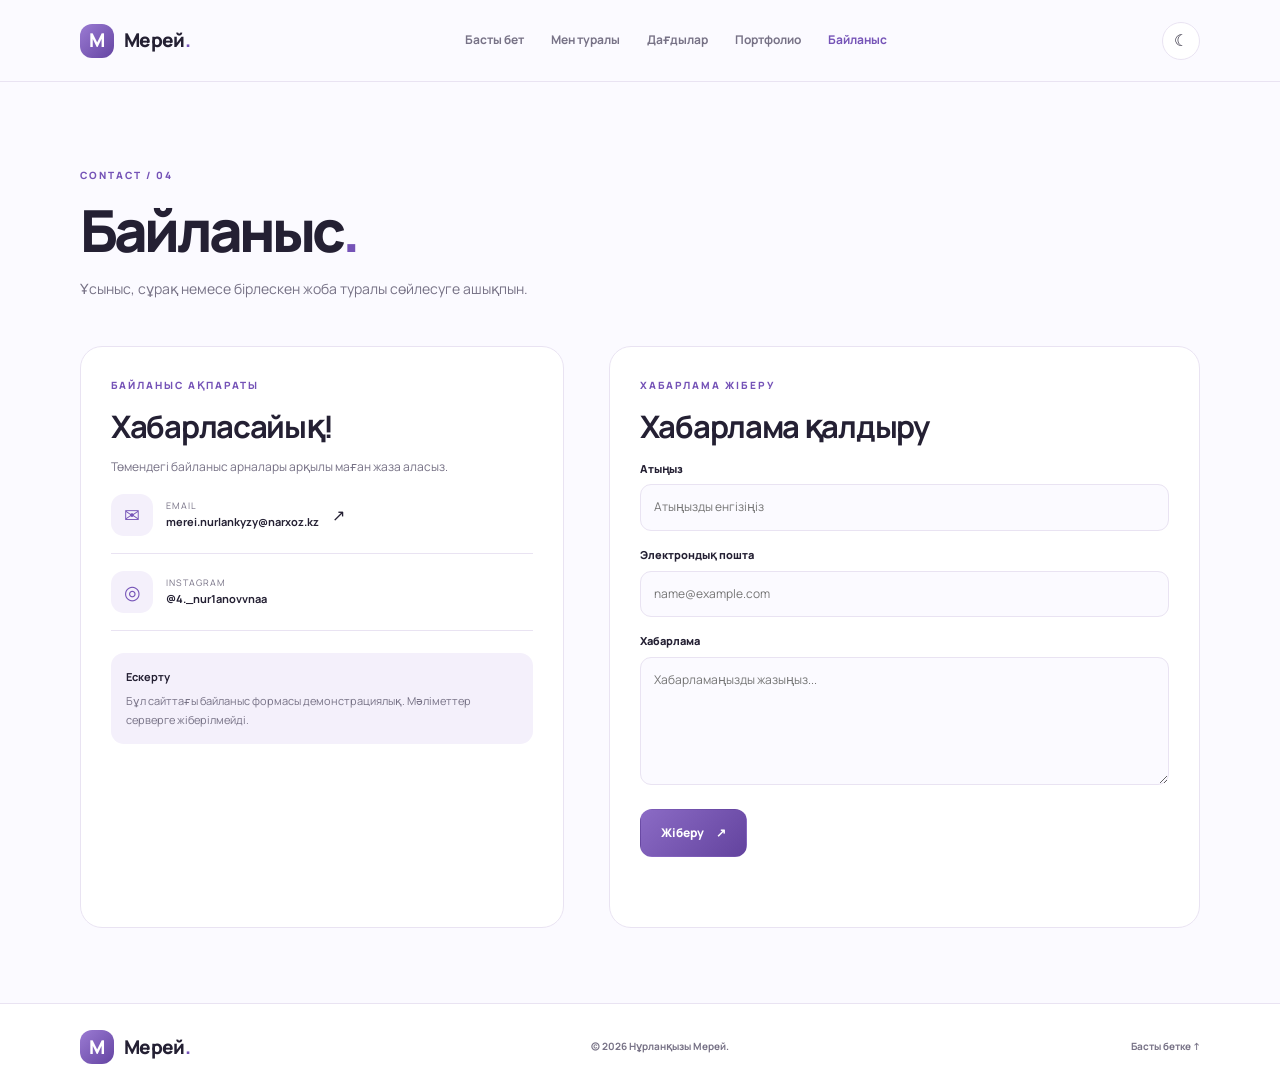
<file: contact.html>
<!DOCTYPE html>
<html lang="kk"><head><meta charset="UTF-8"><meta name="viewport" content="width=device-width, initial-scale=1.0"><title>Байланыс | Мерей</title><link rel="preconnect" href="https://fonts.googleapis.com"><link href="https://fonts.googleapis.com/css2?family=Manrope:wght@400;500;600;700;800&display=swap" rel="stylesheet"><link rel="stylesheet" href="style.css"><script src="script.js" defer></script></head>
<body>
<header class="site-header"><a class="brand" href="index.html"><span class="brand-mark">М</span><span>Мерей<span class="brand-dot">.</span></span></a><button class="menu-toggle" aria-label="Мәзірді ашу" aria-expanded="false">☰</button><nav class="nav"><a href="index.html">Басты бет</a><a href="about.html">Мен туралы</a><a href="skills.html">Дағдылар</a><a href="portfolio.html">Портфолио</a><a class="active" href="contact.html">Байланыс</a></nav><button class="theme-toggle" aria-label="Түсті режимді ауыстыру">☾</button></header>
<main class="container page-main">
  <section class="page-hero reveal"><p class="eyebrow">CONTACT / 04</p><h1>Байланыс<span class="gradient-text">.</span></h1><p>Ұсыныс, сұрақ немесе бірлескен жоба туралы сөйлесуге ашықпын.</p></section>
  <section class="contact-layout">
    <div class="contact-info reveal"><p class="eyebrow">БАЙЛАНЫС АҚПАРАТЫ</p><h2>Хабарласайық!</h2><p>Төмендегі байланыс арналары арқылы маған жаза аласыз.</p><a class="contact-link" href="mailto:merei.nurlankyzy@narxoz.kz"><span class="contact-icon">✉</span><span><small>EMAIL</small><b>merei.nurlankyzy@narxoz.kz</b></span><span>↗</span></a><div class="contact-link"><span class="contact-icon">◎</span><span><small>INSTAGRAM</small><b>@4._nur1anovvnaa</b></span></div><div class="contact-note"><b>Ескерту</b><p>Бұл сайттағы байланыс формасы демонстрациялық. Мәліметтер серверге жіберілмейді.</p></div></div>
    <form class="contact-form reveal" id="contactForm" novalidate><p class="eyebrow">ХАБАРЛАМА ЖІБЕРУ</p><h2>Хабарлама қалдыру</h2><label for="name">Атыңыз</label><input id="name" name="name" type="text" placeholder="Атыңызды енгізіңіз" required minlength="2"><label for="email">Электрондық пошта</label><input id="email" name="email" type="email" placeholder="name@example.com" required><label for="message">Хабарлама</label><textarea id="message" name="message" rows="5" placeholder="Хабарламаңызды жазыңыз..." required minlength="5"></textarea><button class="button button-primary" type="submit">Жіберу <span>↗</span></button><p class="form-feedback" id="formFeedback" role="status"></p></form>
  </section>
</main>
<footer class="site-footer"><div class="container footer-inner"><a class="brand" href="index.html"><span class="brand-mark">М</span><span>Мерей<span class="brand-dot">.</span></span></a><p>© <span class="year"></span> Нұрланқызы Мерей.</p><a href="index.html">Басты бетке ↑</a></div></footer></body></html>
</file>
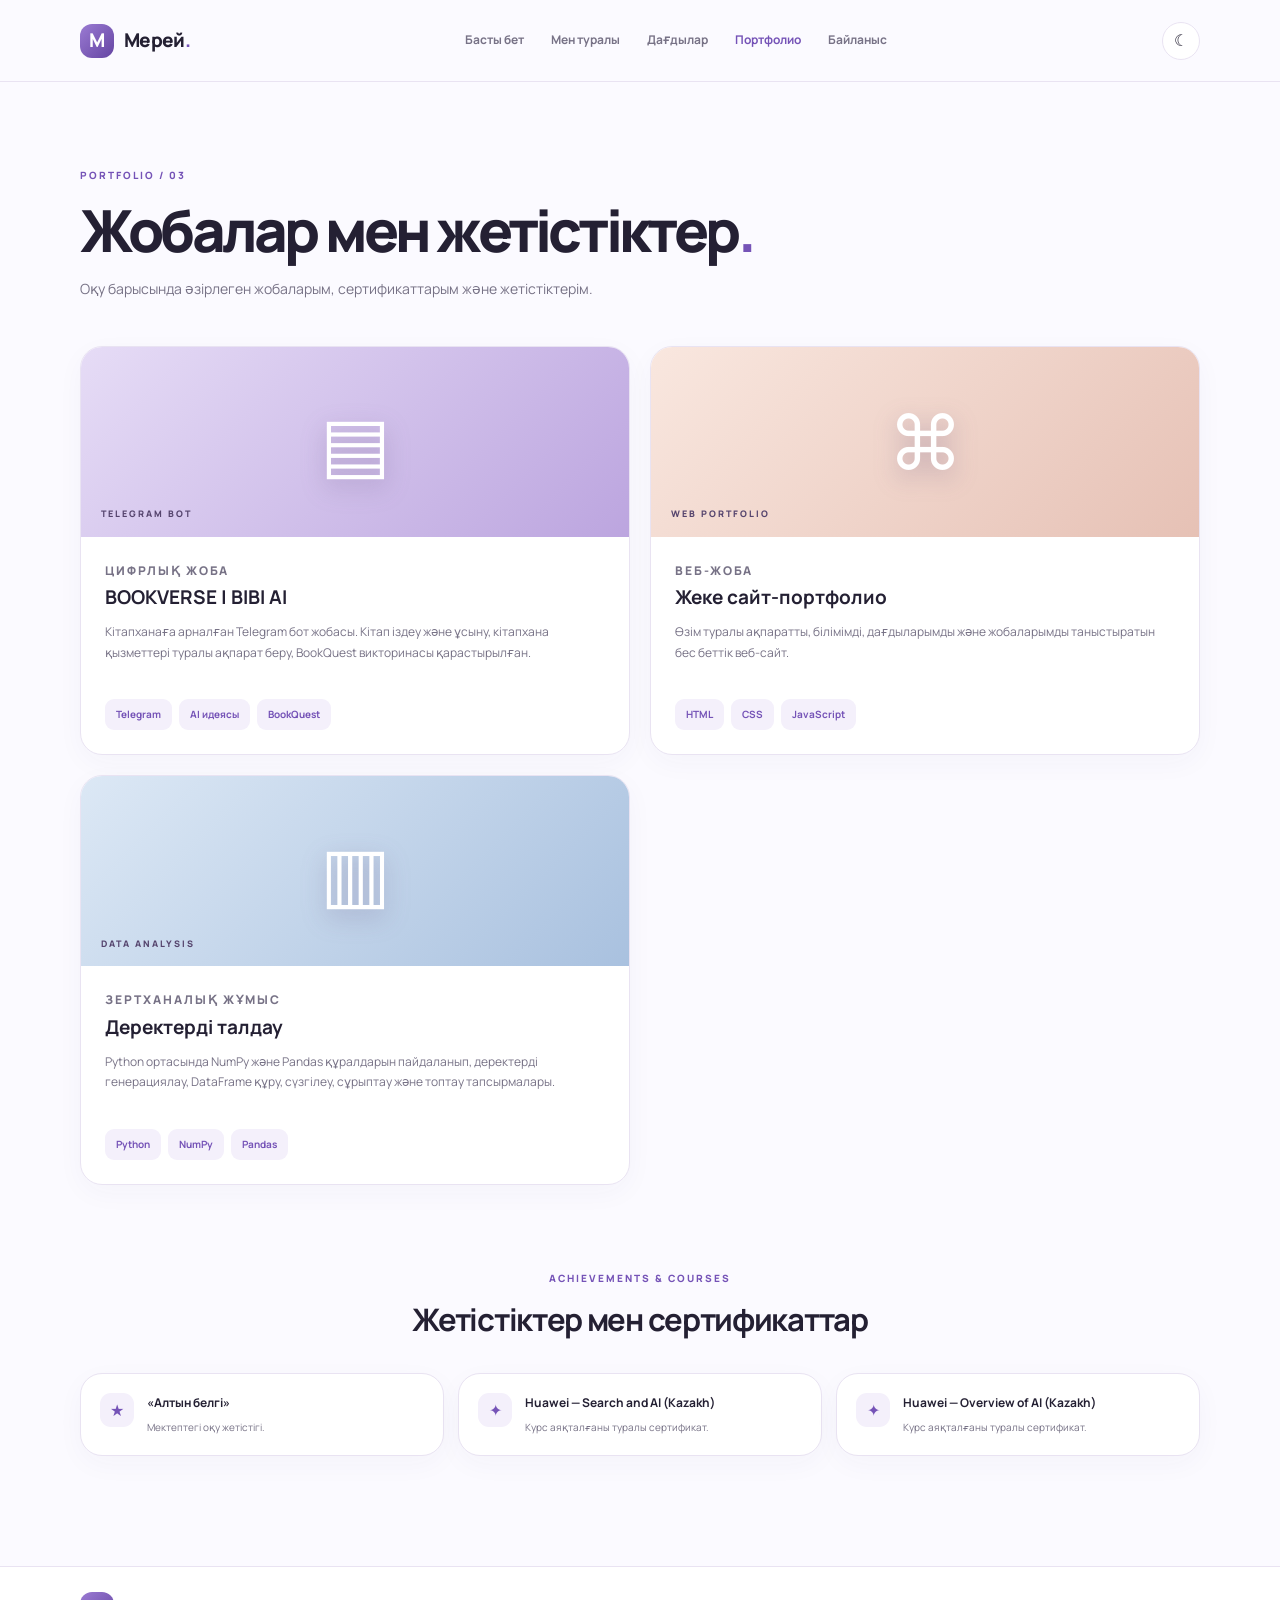
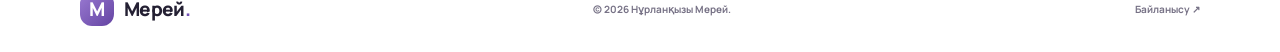
<file: portfolio.html>
<!DOCTYPE html>
<html lang="kk"><head><meta charset="UTF-8"><meta name="viewport" content="width=device-width, initial-scale=1.0"><title>Портфолио | Мерей</title><link rel="preconnect" href="https://fonts.googleapis.com"><link href="https://fonts.googleapis.com/css2?family=Manrope:wght@400;500;600;700;800&display=swap" rel="stylesheet"><link rel="stylesheet" href="style.css"><script src="script.js" defer></script></head>
<body>
<header class="site-header"><a class="brand" href="index.html"><span class="brand-mark">М</span><span>Мерей<span class="brand-dot">.</span></span></a><button class="menu-toggle" aria-label="Мәзірді ашу" aria-expanded="false">☰</button><nav class="nav"><a href="index.html">Басты бет</a><a href="about.html">Мен туралы</a><a href="skills.html">Дағдылар</a><a class="active" href="portfolio.html">Портфолио</a><a href="contact.html">Байланыс</a></nav><button class="theme-toggle" aria-label="Түсті режимді ауыстыру">☾</button></header>
<main class="container page-main">
  <section class="page-hero reveal"><p class="eyebrow">PORTFOLIO / 03</p><h1>Жобалар мен жетістіктер<span class="gradient-text">.</span></h1><p>Оқу барысында әзірлеген жобаларым, сертификаттарым және жетістіктерім.</p></section>
  <section class="project-grid">
    <article class="project-card reveal"><div class="project-visual project-purple"><span class="project-symbol">▤</span><span class="project-type">TELEGRAM BOT</span></div><div class="project-info"><p class="eyebrow">ЦИФРЛЫҚ ЖОБА</p><h2>BOOKVERSE | BIBI AI</h2><p>Кітапханаға арналған Telegram бот жобасы. Кітап іздеу және ұсыну, кітапхана қызметтері туралы ақпарат беру, BookQuest викторинасы қарастырылған.</p><div class="project-tags"><span>Telegram</span><span>AI идеясы</span><span>BookQuest</span></div></div></article>
    <article class="project-card reveal"><div class="project-visual project-peach"><span class="project-symbol">⌘</span><span class="project-type">WEB PORTFOLIO</span></div><div class="project-info"><p class="eyebrow">ВЕБ-ЖОБА</p><h2>Жеке сайт-портфолио</h2><p>Өзім туралы ақпаратты, білімімді, дағдыларымды және жобаларымды таныстыратын бес беттік веб-сайт.</p><div class="project-tags"><span>HTML</span><span>CSS</span><span>JavaScript</span></div></div></article>
    <article class="project-card reveal"><div class="project-visual project-blue"><span class="project-symbol">▥</span><span class="project-type">DATA ANALYSIS</span></div><div class="project-info"><p class="eyebrow">ЗЕРТХАНАЛЫҚ ЖҰМЫС</p><h2>Деректерді талдау</h2><p>Python ортасында NumPy және Pandas құралдарын пайдаланып, деректерді генерациялау, DataFrame құру, сүзгілеу, сұрыптау және топтау тапсырмалары.</p><div class="project-tags"><span>Python</span><span>NumPy</span><span>Pandas</span></div></div></article>
  </section>
  <section class="section"><div class="section-heading"><p class="eyebrow">ACHIEVEMENTS & COURSES</p><h2>Жетістіктер мен сертификаттар</h2></div><div class="credential-grid"><article class="credential-card"><span class="credential-icon">★</span><div><h3>«Алтын белгі»</h3><p>Мектептегі оқу жетістігі.</p></div></article><article class="credential-card"><span class="credential-icon">✦</span><div><h3>Huawei — Search and AI (Kazakh)</h3><p>Курс аяқталғаны туралы сертификат.</p></div></article><article class="credential-card"><span class="credential-icon">✦</span><div><h3>Huawei — Overview of AI (Kazakh)</h3><p>Курс аяқталғаны туралы сертификат.</p></div></article></div></section>
</main>
<footer class="site-footer"><div class="container footer-inner"><a class="brand" href="index.html"><span class="brand-mark">М</span><span>Мерей<span class="brand-dot">.</span></span></a><p>© <span class="year"></span> Нұрланқызы Мерей.</p><a href="contact.html">Байланысу ↗</a></div></footer></body></html>
</file>
<file: style.css>
/* Мерей Нұрланқызы — жеке сайт-портфолио */
:root{--bg:#fbfaff;--surface:#fff;--surface-2:#f4f0fb;--text:#242033;--muted:#777286;--primary:#7553b7;--primary-dark:#56368f;--line:#e9e3f2;--shadow:0 18px 55px rgba(73,48,112,.10);--radius:22px}
body.dark{--bg:#171421;--surface:#211d2d;--surface-2:#2b253a;--text:#f5f1fc;--muted:#b8afc7;--primary:#b59ae8;--primary-dark:#d2c1f3;--line:#3b334b;--shadow:0 18px 55px rgba(0,0,0,.25)}
*{box-sizing:border-box}html{scroll-behavior:smooth}body{margin:0;background:var(--bg);color:var(--text);font-family:'Manrope',Arial,sans-serif;line-height:1.7;transition:background .25s,color .25s}a{color:inherit;text-decoration:none}button,input,textarea{font:inherit}.container{width:min(1120px,calc(100% - 48px));margin-inline:auto}
.site-header{height:82px;padding:0 max(24px,calc((100% - 1120px)/2));display:flex;align-items:center;justify-content:space-between;gap:25px;background:color-mix(in srgb,var(--bg) 88%,transparent);backdrop-filter:blur(16px);position:sticky;top:0;z-index:20;border-bottom:1px solid var(--line)}
.brand{display:flex;align-items:center;gap:10px;font-size:19px;font-weight:800;letter-spacing:-.7px;white-space:nowrap}.brand-mark{display:grid;place-items:center;width:34px;height:34px;border-radius:12px;background:linear-gradient(135deg,#9b7bd3,#6444a2);color:white}.brand-dot,.gradient-text{color:var(--primary)}
.nav{display:flex;align-items:center;gap:27px}.nav a{font-size:12px;font-weight:700;color:var(--muted);transition:color .2s}.nav a:hover,.nav a.active{color:var(--primary)}.theme-toggle,.menu-toggle{border:1px solid var(--line);background:var(--surface);color:var(--text);width:38px;height:38px;border-radius:50%;cursor:pointer}.menu-toggle{display:none}
.hero{min-height:610px;display:grid;grid-template-columns:1.1fr .9fr;align-items:center;gap:45px;padding-top:65px;padding-bottom:70px}.eyebrow{font-size:10px;letter-spacing:2px;font-weight:800;color:var(--primary);margin:0 0 14px}.eyebrow-line{display:inline-block;width:28px;height:1px;background:var(--primary);vertical-align:middle;margin-right:8px}.hero h1,.page-hero h1{font-size:clamp(42px,6vw,70px);line-height:1.1;letter-spacing:-3.8px;margin:0 0 15px;font-weight:800}.hero h2{font-size:20px;margin:0 0 18px;font-weight:700}.hero-description,.page-hero>p:last-child{max-width:590px;color:var(--muted);font-size:14px}.hero-actions{display:flex;gap:12px;flex-wrap:wrap;margin:28px 0}.button{display:inline-flex;align-items:center;justify-content:center;gap:12px;padding:13px 20px;border-radius:12px;font-size:12px;font-weight:800;border:1px solid transparent;cursor:pointer;transition:transform .2s,box-shadow .2s}.button:hover{transform:translateY(-3px);box-shadow:var(--shadow)}.button-primary{background:linear-gradient(135deg,#8b6bc5,#63439e);color:white}.button-secondary{border-color:var(--line);background:var(--surface);color:var(--text)}.hero-meta{display:flex;gap:22px;color:var(--muted);font-size:11px;font-weight:700}.status-dot{display:inline-block;width:7px;height:7px;background:#62b68c;border-radius:50%;margin-right:7px}
.hero-visual{display:flex;justify-content:center}.portrait-frame{width:min(390px,100%);height:440px;position:relative;display:grid;place-items:center}.portrait{position:relative;z-index:2;width:290px;height:365px;object-fit:cover;object-position:center 28%;border-radius:48% 48% 25px 25px;box-shadow:var(--shadow);border:8px solid var(--surface)}.portrait-orbit{position:absolute;border:1px solid #d9cbed;border-radius:50%;transform:rotate(-20deg)}.orbit-one{width:360px;height:390px}.orbit-two{width:410px;height:330px;transform:rotate(35deg);border-style:dashed}.floating-card{position:absolute;z-index:3;display:flex;align-items:center;gap:10px;padding:12px 15px;border-radius:14px;background:var(--surface);box-shadow:var(--shadow);font-size:10px;line-height:1.5}.floating-top{top:58px;right:0}.floating-bottom{bottom:45px;left:-4px}.floating-icon{font-size:25px;color:var(--primary)}.floating-card small{display:block;color:var(--muted)}.mini-avatar{width:30px;height:30px;border-radius:10px;background:var(--surface-2);display:grid;place-items:center;color:var(--primary);font-weight:800}
.intro-strip{border-block:1px solid var(--line);background:var(--surface)}.strip-grid{display:grid;grid-template-columns:repeat(4,1fr);padding:22px 0}.strip-grid div{display:flex;align-items:center;gap:13px;justify-content:center;border-right:1px solid var(--line)}.strip-grid div:last-child{border:0}.strip-grid strong{font-size:19px;color:var(--primary)}.strip-grid span{font-size:11px;font-weight:800}
.section{padding-top:85px;padding-bottom:35px}.section-heading{text-align:center;max-width:620px;margin:0 auto 35px}.section-heading h2,.avatar-copy h2,.about-content h2,.contact-info h2,.contact-form h2{font-size:31px;line-height:1.2;letter-spacing:-1.3px;margin:0 0 12px}.section-heading>p:last-child{font-size:13px;color:var(--muted)}
.feature-grid{display:grid;grid-template-columns:repeat(3,1fr);gap:17px}.feature-card,.skill-panel,.project-card,.credential-card{background:var(--surface);border:1px solid var(--line);border-radius:var(--radius);padding:25px;box-shadow:0 8px 28px rgba(70,50,100,.035);transition:transform .25s,box-shadow .25s}.feature-card:hover,.project-card:hover,.credential-card:hover{transform:translateY(-5px);box-shadow:var(--shadow)}.card-number{font-size:10px;color:var(--muted);font-weight:800}.feature-icon{width:44px;height:44px;border-radius:14px;background:var(--surface-2);display:grid;place-items:center;color:var(--primary);font-size:22px;margin:18px 0}.feature-card h3{font-size:16px;margin:0 0 8px}.feature-card p,.project-info p,.contact-info>p:not(.eyebrow){font-size:12px;color:var(--muted);margin:0}
.avatar-section{margin-top:70px;margin-bottom:90px;padding:35px;background:var(--surface-2);border:1px solid var(--line);border-radius:28px;display:grid;grid-template-columns:.8fr 1.2fr;gap:35px;align-items:center}.avatar-copy p:not(.eyebrow){font-size:12px;color:var(--muted)}.ai-label{display:inline-block;margin-top:10px;font-size:10px;font-weight:800;color:var(--primary)}.video-shell{background:#171421;padding:10px;border-radius:18px;box-shadow:var(--shadow)}.video-shell video{display:block;width:100%;max-height:360px;border-radius:12px;background:#171421}.video-fallback{color:#ddd;font-size:10px;text-align:center;margin:8px 0 2px}
.page-main{padding-top:65px;padding-bottom:75px}.page-hero{padding:20px 0 45px}.page-hero h1{font-size:clamp(40px,5vw,58px)}.page-hero>p:last-child{margin:0}
.about-layout{display:grid;grid-template-columns:.72fr 1.28fr;gap:55px;align-items:center}.about-photo{background:var(--surface-2);border-radius:28px;padding:16px;max-width:360px}.about-photo img{width:100%;display:block;border-radius:20px}.about-content>p:not(.eyebrow){font-size:13px;color:var(--muted)}.info-list{display:grid;grid-template-columns:1fr 1fr;gap:15px;margin:25px 0}.info-list div{padding:13px 15px;background:var(--surface-2);border-radius:12px}.info-list span,.info-list b{display:block}.info-list span{font-size:9px;color:var(--muted)}.info-list b{font-size:11px}
.skills-grid{display:grid;grid-template-columns:1fr 1fr;gap:18px}.skill-panel{padding:27px}.panel-heading{display:flex;align-items:center;gap:12px;margin-bottom:18px}.panel-heading .feature-icon{margin:0}.panel-heading .eyebrow{margin:0 0 3px;font-size:9px}.panel-heading h2{font-size:18px;margin:0}.clean-list{padding-left:18px;margin:0}.clean-list li{font-size:12px;padding:7px 0;color:var(--muted)}.clean-list li::marker{color:var(--primary)}.tool-list>div{display:flex;justify-content:space-between;gap:12px;padding:10px 0;border-bottom:1px solid var(--line);font-size:11px}.tool-list>div:last-child{border:0}.tool-list span{color:var(--muted);text-align:right}.tag-cloud{display:flex;flex-wrap:wrap;gap:9px}.tag-cloud span,.project-tags span{background:var(--surface-2);padding:7px 11px;border-radius:9px;font-size:10px;font-weight:700;color:var(--primary)}.muted-note{font-size:10px;color:var(--muted);margin-top:18px}.language-row{margin:18px 0}.language-row>div:first-child{display:flex;justify-content:space-between;font-size:11px}.language-row span{color:var(--muted)}.language-track{height:7px;border-radius:9px;background:var(--surface-2);margin-top:8px;overflow:hidden}.language-track i{display:block;height:100%;border-radius:9px;background:linear-gradient(90deg,#9b7bd3,#6444a2)}
.project-grid{display:grid;grid-template-columns:repeat(2,1fr);gap:20px}.project-card{padding:0;overflow:hidden}.project-visual{height:190px;display:flex;align-items:center;justify-content:center;position:relative}.project-purple{background:linear-gradient(135deg,#e6dcf6,#bca5df)}.project-peach{background:linear-gradient(135deg,#f9e7df,#e6c1b5)}.project-blue{background:linear-gradient(135deg,#dce8f5,#a9c1df)}.project-symbol{font-size:75px;color:#fff;filter:drop-shadow(0 8px 12px #604b7c55)}.project-type{position:absolute;left:20px;bottom:15px;font-size:9px;letter-spacing:2px;font-weight:800;color:#55446d}.project-info{padding:24px}.project-info h2{font-size:19px;margin:0 0 9px}.project-info p:not(.eyebrow){min-height:60px}.project-tags{display:flex;gap:7px;flex-wrap:wrap;margin-top:17px}.credential-grid{display:grid;grid-template-columns:repeat(3,1fr);gap:14px}.credential-card{display:flex;gap:13px;align-items:flex-start;padding:19px}.credential-icon{width:34px;height:34px;border-radius:11px;background:var(--surface-2);display:grid;place-items:center;color:var(--primary);flex-shrink:0}.credential-card h3{font-size:12px;margin:0 0 5px}.credential-card p{font-size:10px;color:var(--muted);margin:0}
.contact-layout{display:grid;grid-template-columns:.9fr 1.1fr;gap:45px}.contact-info,.contact-form{background:var(--surface);border:1px solid var(--line);border-radius:var(--radius);padding:30px}.contact-link{display:flex;align-items:center;gap:13px;padding:17px 0;border-bottom:1px solid var(--line)}.contact-icon{width:42px;height:42px;display:grid;place-items:center;background:var(--surface-2);border-radius:13px;color:var(--primary);font-size:19px}.contact-link small,.contact-link b{display:block}.contact-link small{font-size:9px;letter-spacing:1px;color:var(--muted)}.contact-link b{font-size:11px;overflow-wrap:anywhere}.contact-note{margin-top:22px;padding:15px;background:var(--surface-2);border-radius:13px;font-size:11px}.contact-note p{margin:5px 0 0;color:var(--muted)}.contact-form label{display:block;font-size:11px;font-weight:800;margin:15px 0 6px}.contact-form input,.contact-form textarea{width:100%;border:1px solid var(--line);border-radius:11px;background:var(--bg);color:var(--text);padding:12px 13px;font-size:12px;outline:none}.contact-form input:focus,.contact-form textarea:focus{border-color:var(--primary)}.contact-form textarea{resize:vertical}.contact-form .button{margin-top:16px}.form-feedback{font-size:11px;color:var(--primary);min-height:18px}
.site-footer{border-top:1px solid var(--line);background:var(--surface)}.footer-inner{min-height:85px;display:flex;align-items:center;justify-content:space-between;gap:15px}.footer-inner p,.footer-inner>a:last-child{font-size:10px;color:var(--muted);font-weight:700}
.reveal{animation:rise .7s both}@keyframes rise{from{opacity:0;transform:translateY(18px)}to{opacity:1;transform:translateY(0)}}
@media(max-width:850px){.site-header{height:72px}.nav{gap:13px}.nav a{font-size:10px}.hero{gap:15px}.portrait{width:250px;height:330px}.orbit-one{width:320px;height:360px}.orbit-two{width:350px}.about-layout{gap:30px}.avatar-section{grid-template-columns:1fr}.contact-layout{gap:20px}}
@media(max-width:680px){.container{width:min(100% - 34px,540px)}.site-header{padding:0 17px}.menu-toggle{display:block;margin-left:auto}.theme-toggle{width:36px;height:36px}.nav{display:none;position:absolute;top:71px;left:0;right:0;padding:17px;background:var(--surface);border-bottom:1px solid var(--line);flex-direction:column;align-items:stretch;gap:0}.nav.open{display:flex}.nav a{padding:12px 5px;font-size:12px;border-bottom:1px solid var(--line)}.hero{grid-template-columns:1fr;padding-top:55px;gap:25px}.hero h1{font-size:49px}.hero h2{font-size:17px}.hero-visual{grid-row:1}.portrait-frame{height:340px}.portrait{width:220px;height:285px}.orbit-one{width:280px;height:300px}.orbit-two{width:300px;height:260px}.floating-top{right:3px;top:22px}.floating-bottom{left:0;bottom:20px}.hero-copy{text-align:center}.hero-description{margin-inline:auto}.hero-actions,.hero-meta{justify-content:center}.strip-grid{grid-template-columns:1fr 1fr;gap:12px;padding:18px 0}.strip-grid div{justify-content:flex-start;border:0;padding:5px 10px}.section{padding-top:60px}.feature-grid,.skills-grid,.project-grid,.credential-grid{grid-template-columns:1fr}.avatar-section{padding:22px;margin-top:45px;margin-bottom:60px}.page-main{padding-top:40px}.page-hero{padding-bottom:28px}.about-layout{grid-template-columns:1fr}.about-photo{max-width:290px;margin:auto}.info-list{gap:9px}.contact-layout{grid-template-columns:1fr}.footer-inner{padding:18px 0;flex-wrap:wrap;justify-content:center;text-align:center}.footer-inner p{width:100%;order:3;margin:0}.project-visual{height:160px}}
</file>
